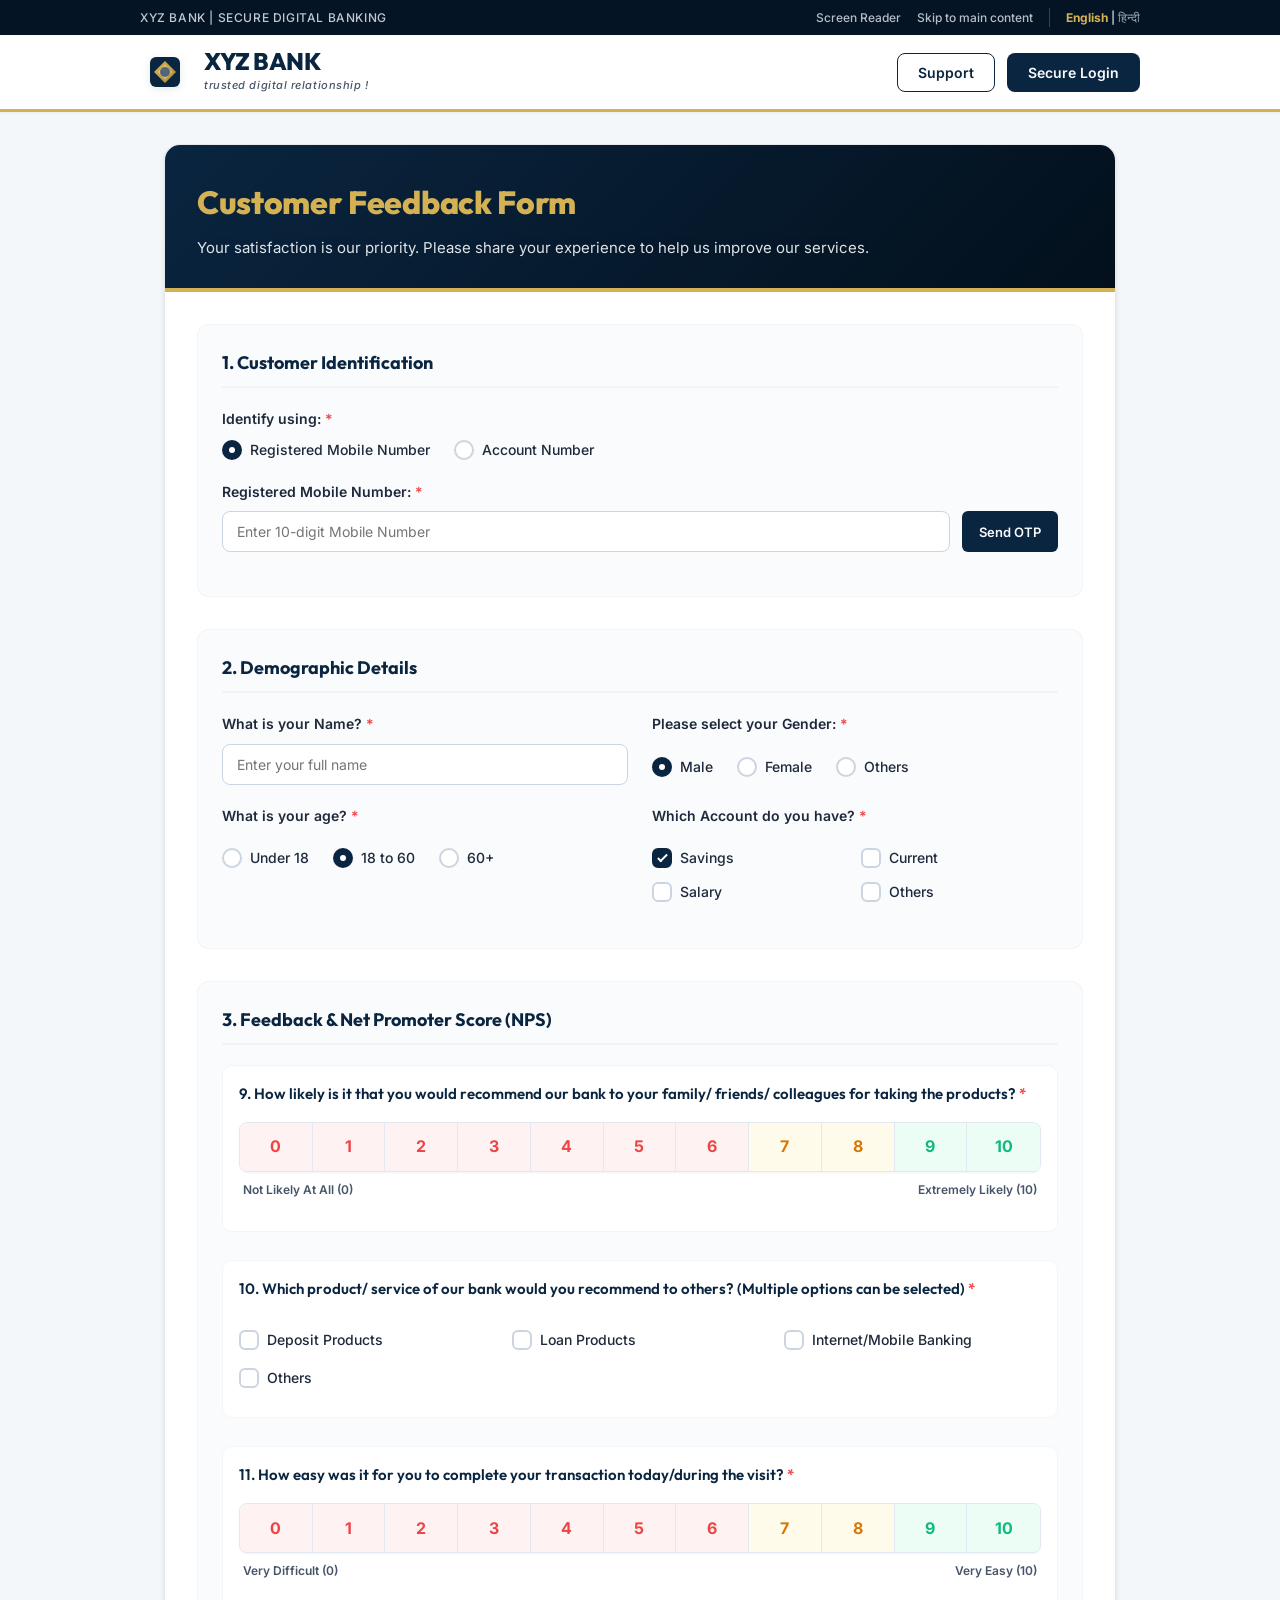
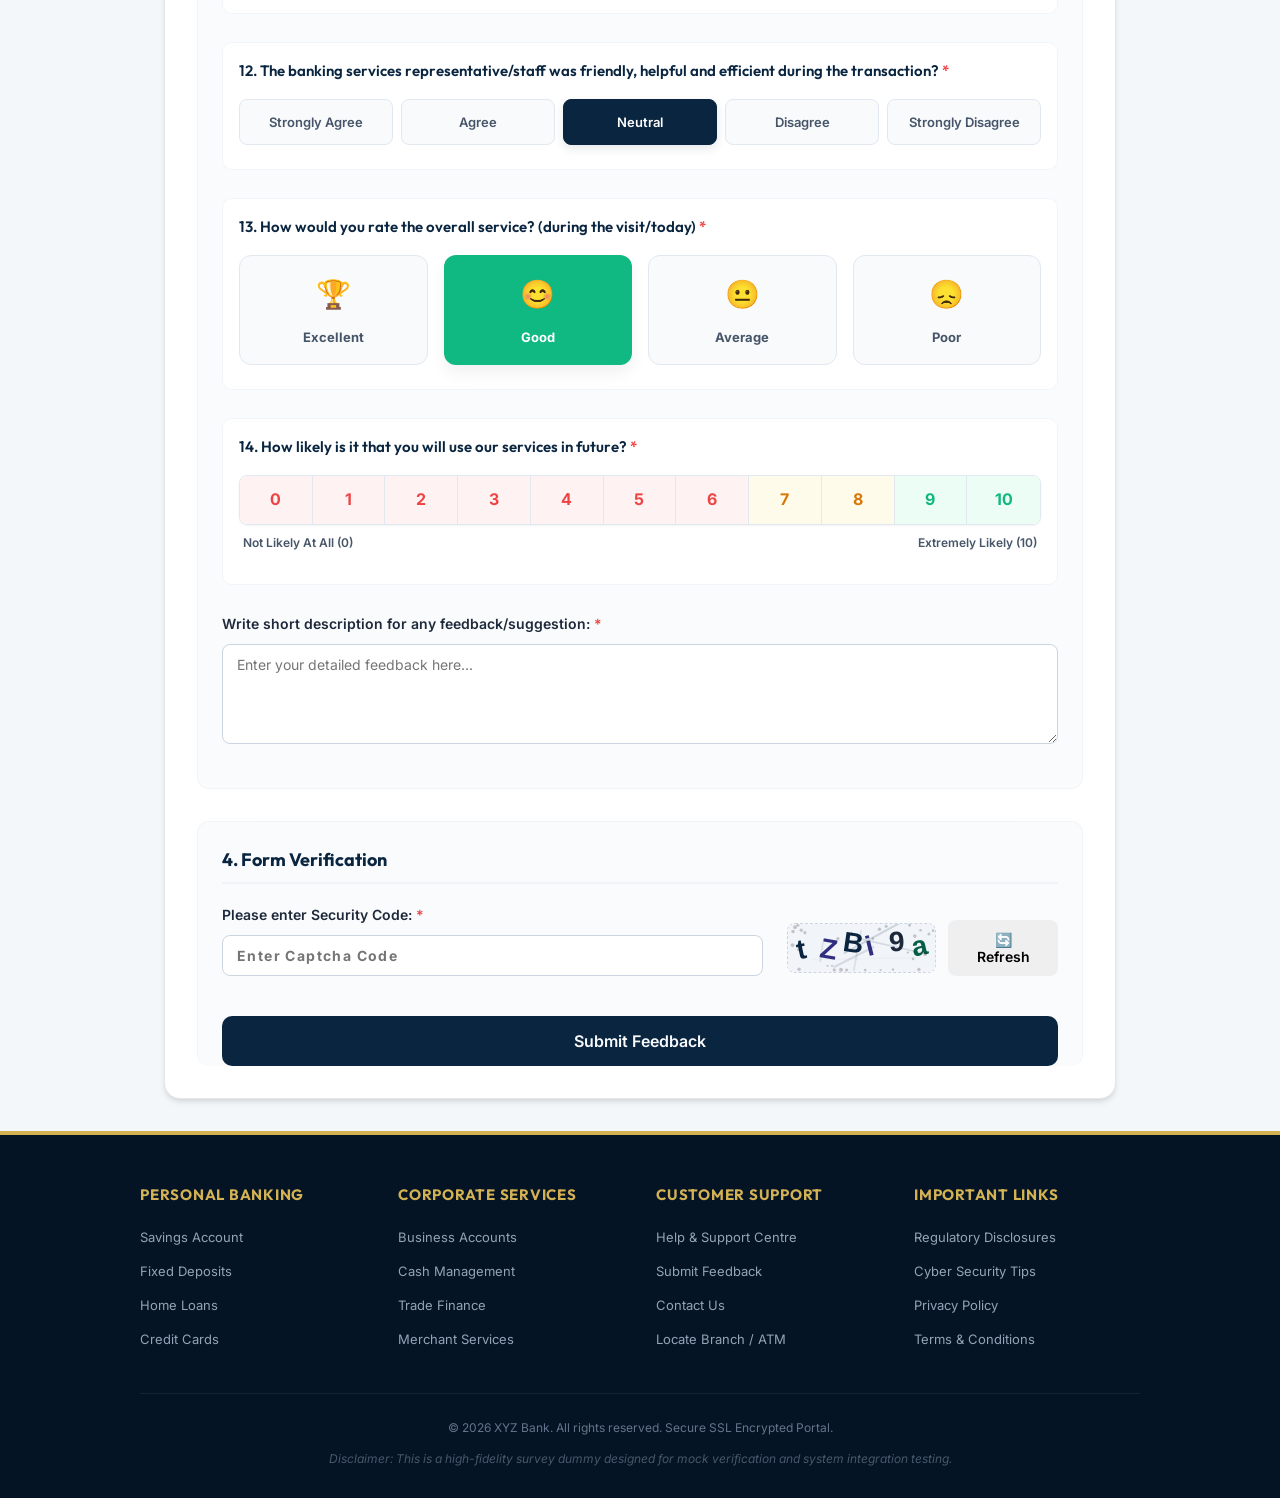
<file: index.html>
<!DOCTYPE html>
<html lang="en">
<head>
    <meta charset="UTF-8">
    <meta name="viewport" content="width=device-width, initial-scale=1.0">
    <title>Customer Feedback Form | XYZ Bank</title>
    <link rel="stylesheet" href="styles.css">
    <!-- Google Fonts -->
    <link rel="preconnect" href="https://fonts.googleapis.com">
    <link rel="preconnect" href="https://fonts.gstatic.com" crossorigin>
    <link href="https://fonts.googleapis.com/css2?family=Inter:wght@300;400;500;600;700;800&family=Outfit:wght@400;500;600;700;800&display=swap" rel="stylesheet">
</head>
<body>
    <!-- Top Decorative Bar -->
    <div class="top-bar">
        <div class="top-bar-content">
            <span class="govt-tag">XYZ BANK | SECURE DIGITAL BANKING</span>
            <div class="top-links">
                <a href="#" class="top-link">Screen Reader</a>
                <a href="#" class="top-link">Skip to main content</a>
                <span class="lang-selector">
                    <span class="lang-opt active">English</span> | <span class="lang-opt">हिन्दी</span>
                </span>
            </div>
        </div>
    </div>

    <!-- Main Navigation Header -->
    <header class="main-header">
        <div class="header-container">
            <div class="logo-area">
                <!-- SVG XYZ Bank Logo (Elegant Modern Diamond Globe Shape) -->
                <svg width="50" height="50" viewBox="0 0 100 100" class="pnb-logo-svg">
                    <defs>
                        <linearGradient id="logo-grad" x1="0%" y1="0%" x2="100%" y2="100%">
                            <stop offset="0%" stop-color="#D4B254" />
                            <stop offset="100%" stop-color="#B08C34" />
                        </linearGradient>
                    </defs>
                    <rect x="20" y="20" width="60" height="60" rx="12" fill="#0A2540" />
                    <!-- Abstract geometric diamond shape -->
                    <path d="M 50 28 L 72 50 L 50 72 L 28 50 Z" fill="url(#logo-grad)" />
                    <circle cx="50" cy="50" r="10" fill="#0A2540" />
                    <path d="M 50 35 L 65 50 L 50 65 L 35 50 Z M 50 42 L 58 50 L 50 58 L 42 50 Z" fill="#FFFFFF" opacity="0.3"/>
                </svg>
                <div class="logo-text">
                    <span class="brand-name">XYZ BANK</span>
                    <span class="brand-subtext">trusted digital relationship !</span>
                </div>
            </div>
            <div class="header-actions">
                <button class="btn btn-secondary nav-btn">Support</button>
                <button class="btn btn-primary nav-btn login-btn">Secure Login</button>
            </div>
        </div>
    </header>

    <!-- App Main Layout Container -->
    <div class="app-layout">
        
        <!-- Main Survey Form Wrapper -->
        <main class="survey-section">
            <div class="survey-card">
                <div class="survey-header">
                    <h1 class="survey-title">Customer Feedback Form</h1>
                    <p class="survey-subtitle">Your satisfaction is our priority. Please share your experience to help us improve our services.</p>
                </div>
                
                <!-- Notification Banner -->
                <div id="notification-banner" class="notification-banner hidden">
                    <div class="notification-content">
                        <span class="notification-icon">i</span>
                        <span id="notification-text">Notification message here</span>
                    </div>
                    <button type="button" class="close-notification">&times;</button>
                </div>

                <form id="feedback-form" novalidate>
                    
                    <!-- Section 1: Customer Authentication -->
                    <div class="form-section card-inner">
                        <h2 class="section-title">1. Customer Identification</h2>
                        
                        <div class="form-group">
                            <label class="control-label">Identify using: <span class="required">*</span></label>
                            <div class="radio-group-horizontal">
                                <label class="radio-container">
                                    <input type="radio" name="id_type" value="mobile" checked>
                                    <span class="radio-checkmark"></span>
                                    Registered Mobile Number
                                </label>
                                <label class="radio-container">
                                    <input type="radio" name="id_type" value="account">
                                    <span class="radio-checkmark"></span>
                                    Account Number
                                </label>
                            </div>
                        </div>

                        <div class="form-group input-with-action">
                            <label for="identifier-input" id="identifier-label" class="control-label">Registered Mobile Number: <span class="required">*</span></label>
                            <div class="input-action-wrapper">
                                <input type="text" id="identifier-input" class="form-control" placeholder="Enter 10-digit Mobile Number" maxlength="10">
                                <button type="button" id="btn-send-otp" class="btn btn-action">Send OTP</button>
                            </div>
                            <span class="error-feedback" id="identifier-error">Mobile Number cannot be empty</span>
                            <span class="success-feedback hidden" id="otp-success">✓ Identity Verified Successfully</span>
                        </div>
                    </div>

                    <!-- Section 2: Demographic Details -->
                    <div class="form-section card-inner">
                        <h2 class="section-title">2. Demographic Details</h2>

                        <div class="grid-2-col">
                            <div class="form-group">
                                <label for="customer-name" class="control-label">What is your Name? <span class="required">*</span></label>
                                <input type="text" id="customer-name" class="form-control" placeholder="Enter your full name">
                                <span class="error-feedback" id="name-error">Name cannot be empty</span>
                            </div>

                            <div class="form-group">
                                <label class="control-label">Please select your Gender: <span class="required">*</span></label>
                                <div class="radio-group-horizontal pt-3">
                                    <label class="radio-container">
                                        <input type="radio" name="gender" value="Male" checked>
                                        <span class="radio-checkmark"></span>
                                        Male
                                    </label>
                                    <label class="radio-container">
                                        <input type="radio" name="gender" value="Female">
                                        <span class="radio-checkmark"></span>
                                        Female
                                    </label>
                                    <label class="radio-container">
                                        <input type="radio" name="gender" value="Others">
                                        <span class="radio-checkmark"></span>
                                        Others
                                    </label>
                                </div>
                            </div>
                        </div>

                        <div class="grid-2-col">
                            <div class="form-group">
                                <label class="control-label">What is your age? <span class="required">*</span></label>
                                <div class="radio-group-horizontal pt-3">
                                    <label class="radio-container">
                                        <input type="radio" name="age_group" value="Under 18 years">
                                        <span class="radio-checkmark"></span>
                                        Under 18
                                    </label>
                                    <label class="radio-container">
                                        <input type="radio" name="age_group" value="18 to 60 years" checked>
                                        <span class="radio-checkmark"></span>
                                        18 to 60
                                    </label>
                                    <label class="radio-container">
                                        <input type="radio" name="age_group" value="60 years and above">
                                        <span class="radio-checkmark"></span>
                                        60+
                                    </label>
                                </div>
                            </div>

                            <div class="form-group">
                                <label class="control-label">Which Account do you have? <span class="required">*</span></label>
                                <div class="checkbox-grid pt-3">
                                    <label class="checkbox-container">
                                        <input type="checkbox" name="account_type" value="Savings" checked>
                                        <span class="checkbox-checkmark"></span>
                                        Savings
                                    </label>
                                    <label class="checkbox-container">
                                        <input type="checkbox" name="account_type" value="Current">
                                        <span class="checkbox-checkmark"></span>
                                        Current
                                    </label>
                                    <label class="checkbox-container">
                                        <input type="checkbox" name="account_type" value="Salary Account">
                                        <span class="checkbox-checkmark"></span>
                                        Salary
                                    </label>
                                    <label class="checkbox-container">
                                        <input type="checkbox" name="account_type" value="Others">
                                        <span class="checkbox-checkmark"></span>
                                        Others
                                    </label>
                                </div>
                                <span class="error-feedback" id="account-type-error">Select at least one account type</span>
                            </div>
                        </div>

                    </div>

                    <!-- Section 3: Core Feedback Questions -->
                    <div class="form-section card-inner">
                        <h2 class="section-title">3. Feedback & Net Promoter Score (NPS)</h2>

                        <!-- Q9 NPS Recommendation -->
                        <div class="feedback-question">
                            <label class="question-label">
                                9. How likely is it that you would recommend our bank to your family/ friends/ colleagues for taking the products? <span class="required">*</span>
                            </label>
                            <div class="nps-scale-wrapper">
                                <div class="nps-options">
                                    <label class="nps-cell nps-detractor">
                                        <input type="radio" name="nps_recommend" value="0">
                                        <span>0</span>
                                    </label>
                                    <label class="nps-cell nps-detractor">
                                        <input type="radio" name="nps_recommend" value="1">
                                        <span>1</span>
                                    </label>
                                    <label class="nps-cell nps-detractor">
                                        <input type="radio" name="nps_recommend" value="2">
                                        <span>2</span>
                                    </label>
                                    <label class="nps-cell nps-detractor">
                                        <input type="radio" name="nps_recommend" value="3">
                                        <span>3</span>
                                    </label>
                                    <label class="nps-cell nps-detractor">
                                        <input type="radio" name="nps_recommend" value="4">
                                        <span>4</span>
                                    </label>
                                    <label class="nps-cell nps-detractor">
                                        <input type="radio" name="nps_recommend" value="5">
                                        <span>5</span>
                                    </label>
                                    <label class="nps-cell nps-detractor">
                                        <input type="radio" name="nps_recommend" value="6">
                                        <span>6</span>
                                    </label>
                                    <label class="nps-cell nps-passive">
                                        <input type="radio" name="nps_recommend" value="7">
                                        <span>7</span>
                                    </label>
                                    <label class="nps-cell nps-passive">
                                        <input type="radio" name="nps_recommend" value="8">
                                        <span>8</span>
                                    </label>
                                    <label class="nps-cell nps-promoter">
                                        <input type="radio" name="nps_recommend" value="9">
                                        <span>9</span>
                                    </label>
                                    <label class="nps-cell nps-promoter">
                                        <input type="radio" name="nps_recommend" value="10">
                                        <span>10</span>
                                    </label>
                                </div>
                                <div class="nps-labels">
                                    <span>Not Likely At All (0)</span>
                                    <span>Extremely Likely (10)</span>
                                </div>
                            </div>
                            <span class="error-feedback" id="nps-recommend-error">Please select a rating option</span>
                        </div>

                        <!-- Q10 Product Recommendation -->
                        <div class="feedback-question">
                            <label class="question-label">
                                10. Which product/ service of our bank would you recommend to others? (Multiple options can be selected) <span class="required">*</span>
                            </label>
                            <div class="checkbox-grid-3-col">
                                <label class="checkbox-container">
                                    <input type="checkbox" name="recommend_products" value="Deposit Products">
                                    <span class="checkbox-checkmark"></span>
                                    Deposit Products
                                </label>
                                <label class="checkbox-container">
                                    <input type="checkbox" name="recommend_products" value="Loan Products">
                                    <span class="checkbox-checkmark"></span>
                                    Loan Products
                                </label>
                                <label class="checkbox-container">
                                    <input type="checkbox" name="recommend_products" value="Internet Banking/ Mobile Banking">
                                    <span class="checkbox-checkmark"></span>
                                    Internet/Mobile Banking
                                </label>
                                <label class="checkbox-container">
                                    <input type="checkbox" name="recommend_products" value="Others">
                                    <span class="checkbox-checkmark"></span>
                                    Others
                                </label>
                            </div>
                            <span class="error-feedback" id="recommend-products-error">Please select at least one product/service</span>
                        </div>

                        <!-- Q11 Ease of Transaction -->
                        <div class="feedback-question">
                            <label class="question-label">
                                11. How easy was it for you to complete your transaction today/during the visit? <span class="required">*</span>
                            </label>
                            <div class="nps-scale-wrapper">
                                <div class="nps-options">
                                    <label class="nps-cell nps-detractor">
                                        <input type="radio" name="nps_ease" value="0">
                                        <span>0</span>
                                    </label>
                                    <label class="nps-cell nps-detractor">
                                        <input type="radio" name="nps_ease" value="1">
                                        <span>1</span>
                                    </label>
                                    <label class="nps-cell nps-detractor">
                                        <input type="radio" name="nps_ease" value="2">
                                        <span>2</span>
                                    </label>
                                    <label class="nps-cell nps-detractor">
                                        <input type="radio" name="nps_ease" value="3">
                                        <span>3</span>
                                    </label>
                                    <label class="nps-cell nps-detractor">
                                        <input type="radio" name="nps_ease" value="4">
                                        <span>4</span>
                                    </label>
                                    <label class="nps-cell nps-detractor">
                                        <input type="radio" name="nps_ease" value="5">
                                        <span>5</span>
                                    </label>
                                    <label class="nps-cell nps-detractor">
                                        <input type="radio" name="nps_ease" value="6">
                                        <span>6</span>
                                    </label>
                                    <label class="nps-cell nps-passive">
                                        <input type="radio" name="nps_ease" value="7">
                                        <span>7</span>
                                    </label>
                                    <label class="nps-cell nps-passive">
                                        <input type="radio" name="nps_ease" value="8">
                                        <span>8</span>
                                    </label>
                                    <label class="nps-cell nps-promoter">
                                        <input type="radio" name="nps_ease" value="9">
                                        <span>9</span>
                                    </label>
                                    <label class="nps-cell nps-promoter">
                                        <input type="radio" name="nps_ease" value="10">
                                        <span>10</span>
                                    </label>
                                </div>
                                <div class="nps-labels">
                                    <span>Very Difficult (0)</span>
                                    <span>Very Easy (10)</span>
                                </div>
                            </div>
                            <span class="error-feedback" id="nps-ease-error">Please select a rating option</span>
                        </div>

                        <!-- Q12 Friendly Staff -->
                        <div class="feedback-question">
                            <label class="question-label">
                                12. The banking services representative/staff was friendly, helpful and efficient during the transaction? <span class="required">*</span>
                            </label>
                            <div class="likert-scale">
                                <label class="likert-option">
                                    <input type="radio" name="staff_friendliness" value="Strongly Agree">
                                    <span class="likert-btn">Strongly Agree</span>
                                </label>
                                <label class="likert-option">
                                    <input type="radio" name="staff_friendliness" value="Agree">
                                    <span class="likert-btn">Agree</span>
                                </label>
                                <label class="likert-option">
                                    <input type="radio" name="staff_friendliness" value="Neutral" checked>
                                    <span class="likert-btn">Neutral</span>
                                </label>
                                <label class="likert-option">
                                    <input type="radio" name="staff_friendliness" value="Disagree">
                                    <span class="likert-btn">Disagree</span>
                                </label>
                                <label class="likert-option">
                                    <input type="radio" name="staff_friendliness" value="Strongly Disagree">
                                    <span class="likert-btn">Strongly Disagree</span>
                                </label>
                            </div>
                            <span class="error-feedback" id="staff-friendliness-error">Please select an option</span>
                        </div>

                        <!-- Q13 Overall Service -->
                        <div class="feedback-question">
                            <label class="question-label">
                                13. How would you rate the overall service? (during the visit/today) <span class="required">*</span>
                            </label>
                            <div class="service-rating-options">
                                <label class="service-option excel">
                                    <input type="radio" name="overall_service" value="Excellent">
                                    <div class="rating-icon">🏆</div>
                                    <span class="rating-text">Excellent</span>
                                </label>
                                <label class="service-option good">
                                    <input type="radio" name="overall_service" value="Good" checked>
                                    <div class="rating-icon">😊</div>
                                    <span class="rating-text">Good</span>
                                </label>
                                <label class="service-option avg">
                                    <input type="radio" name="overall_service" value="Average">
                                    <div class="rating-icon">😐</div>
                                    <span class="rating-text">Average</span>
                                </label>
                                <label class="service-option poor">
                                    <input type="radio" name="overall_service" value="Poor">
                                    <div class="rating-icon">😞</div>
                                    <span class="rating-text">Poor</span>
                                </label>
                            </div>
                            <span class="error-feedback" id="overall-service-error">Please select a rating</span>
                        </div>

                        <!-- Q14 Future Likelihood -->
                        <div class="feedback-question">
                            <label class="question-label">
                                14. How likely is it that you will use our services in future? <span class="required">*</span>
                            </label>
                            <div class="nps-scale-wrapper">
                                <div class="nps-options">
                                    <label class="nps-cell nps-detractor">
                                        <input type="radio" name="nps_future" value="0">
                                        <span>0</span>
                                    </label>
                                    <label class="nps-cell nps-detractor">
                                        <input type="radio" name="nps_future" value="1">
                                        <span>1</span>
                                    </label>
                                    <label class="nps-cell nps-detractor">
                                        <input type="radio" name="nps_future" value="2">
                                        <span>2</span>
                                    </label>
                                    <label class="nps-cell nps-detractor">
                                        <input type="radio" name="nps_future" value="3">
                                        <span>3</span>
                                    </label>
                                    <label class="nps-cell nps-detractor">
                                        <input type="radio" name="nps_future" value="4">
                                        <span>4</span>
                                    </label>
                                    <label class="nps-cell nps-detractor">
                                        <input type="radio" name="nps_future" value="5">
                                        <span>5</span>
                                    </label>
                                    <label class="nps-cell nps-detractor">
                                        <input type="radio" name="nps_future" value="6">
                                        <span>6</span>
                                    </label>
                                    <label class="nps-cell nps-passive">
                                        <input type="radio" name="nps_future" value="7">
                                        <span>7</span>
                                    </label>
                                    <label class="nps-cell nps-passive">
                                        <input type="radio" name="nps_future" value="8">
                                        <span>8</span>
                                    </label>
                                    <label class="nps-cell nps-promoter">
                                        <input type="radio" name="nps_future" value="9">
                                        <span>9</span>
                                    </label>
                                    <label class="nps-cell nps-promoter">
                                        <input type="radio" name="nps_future" value="10">
                                        <span>10</span>
                                    </label>
                                </div>
                                <div class="nps-labels">
                                    <span>Not Likely At All (0)</span>
                                    <span>Extremely Likely (10)</span>
                                </div>
                            </div>
                            <span class="error-feedback" id="nps-future-error">Please select a rating option</span>
                        </div>

                        <!-- Feedback Comments Textarea -->
                        <div class="form-group">
                            <label for="feedback-comments" class="control-label">Write short description for any feedback/suggestion: <span class="required">*</span></label>
                            <textarea id="feedback-comments" class="form-control text-area-large" rows="4" placeholder="Enter your detailed feedback here..."></textarea>
                            <span class="error-feedback" id="comments-error">Feedback description cannot be empty</span>
                        </div>
                    </div>

                    <!-- Section 4: Form Verification and Submit -->
                    <div class="form-section card-inner">
                        <h2 class="section-title">4. Form Verification</h2>
                        
                        <div class="captcha-box-wrapper">
                            <div class="form-group">
                                <label for="captcha-input" class="control-label">Please enter Security Code: <span class="required">*</span></label>
                                <input type="text" id="captcha-input" class="form-control captcha-input-field" placeholder="Enter Captcha Code" maxlength="6">
                                <span class="error-feedback" id="captcha-error">Please enter valid captcha code</span>
                            </div>
                            <div class="captcha-render-area">
                                <div class="captcha-canvas-container">
                                    <canvas id="captcha-canvas" width="160" height="50"></canvas>
                                </div>
                                <button type="button" id="btn-refresh-captcha" class="btn btn-secondary-action" title="Refresh Captcha">
                                    🔄 Refresh
                                </button>
                            </div>
                        </div>

                        <div class="submit-action-area pt-4">
                            <button type="submit" id="btn-submit-survey" class="btn btn-primary btn-large btn-block">
                                <span class="btn-text">Submit Feedback</span>
                            </button>
                        </div>
                    </div>
                </form>
            </div>
        </main>
    </div>

    <!-- OTP Modal Popup Screen -->
    <div id="otp-modal" class="modal-overlay hidden">
        <div class="modal-card">
            <button type="button" class="close-modal-btn" id="btn-close-otp-modal">&times;</button>
            <div class="modal-header">
                <div class="modal-icon">🔒</div>
                <h3 class="modal-title">Verification Code Sent</h3>
                <p class="modal-subtitle">We have sent a 6-digit OTP verification code to your device. Please enter it below to complete verification.</p>
            </div>
            <div class="modal-body">
                <div class="form-group text-center">
                    <input type="password" id="modal-otp-input" class="form-control text-center tracking-widest font-bold" placeholder="######" maxlength="6">
                    <span class="error-feedback" id="modal-otp-error">Incorrect OTP code. Please try again.</span>
                </div>
                <button type="button" id="btn-modal-verify-otp" class="btn btn-primary btn-block">Verify Code</button>
                <div class="modal-resend-row">
                    <span class="resend-text">Didn't receive the code?</span>
                    <button type="button" id="btn-modal-resend-otp" class="btn-resend-link">Resend OTP</button>
                </div>
            </div>
        </div>
    </div>

    <!-- Footer Links and Copyright -->
    <footer class="main-footer">
        <div class="footer-links-grid">
            <div class="footer-column">
                <h3>Personal Banking</h3>
                <ul>
                    <li><a href="#">Savings Account</a></li>
                    <li><a href="#">Fixed Deposits</a></li>
                    <li><a href="#">Home Loans</a></li>
                    <li><a href="#">Credit Cards</a></li>
                </ul>
            </div>
            <div class="footer-column">
                <h3>Corporate Services</h3>
                <ul>
                    <li><a href="#">Business Accounts</a></li>
                    <li><a href="#">Cash Management</a></li>
                    <li><a href="#">Trade Finance</a></li>
                    <li><a href="#">Merchant Services</a></li>
                </ul>
            </div>
            <div class="footer-column">
                <h3>Customer Support</h3>
                <ul>
                    <li><a href="#">Help & Support Centre</a></li>
                    <li><a href="#">Submit Feedback</a></li>
                    <li><a href="#">Contact Us</a></li>
                    <li><a href="#">Locate Branch / ATM</a></li>
                </ul>
            </div>
            <div class="footer-column">
                <h3>Important Links</h3>
                <ul>
                    <li><a href="#">Regulatory Disclosures</a></li>
                    <li><a href="#">Cyber Security Tips</a></li>
                    <li><a href="#">Privacy Policy</a></li>
                    <li><a href="#">Terms & Conditions</a></li>
                </ul>
            </div>
        </div>
        <div class="footer-bottom">
            <p>&copy; 2026 XYZ Bank. All rights reserved. Secure SSL Encrypted Portal.</p>
            <p class="footer-disclaimer">Disclaimer: This is a high-fidelity survey dummy designed for mock verification and system integration testing.</p>
        </div>
    </footer>

    <script src="app.js"></script>
</body>
</html>
</file>
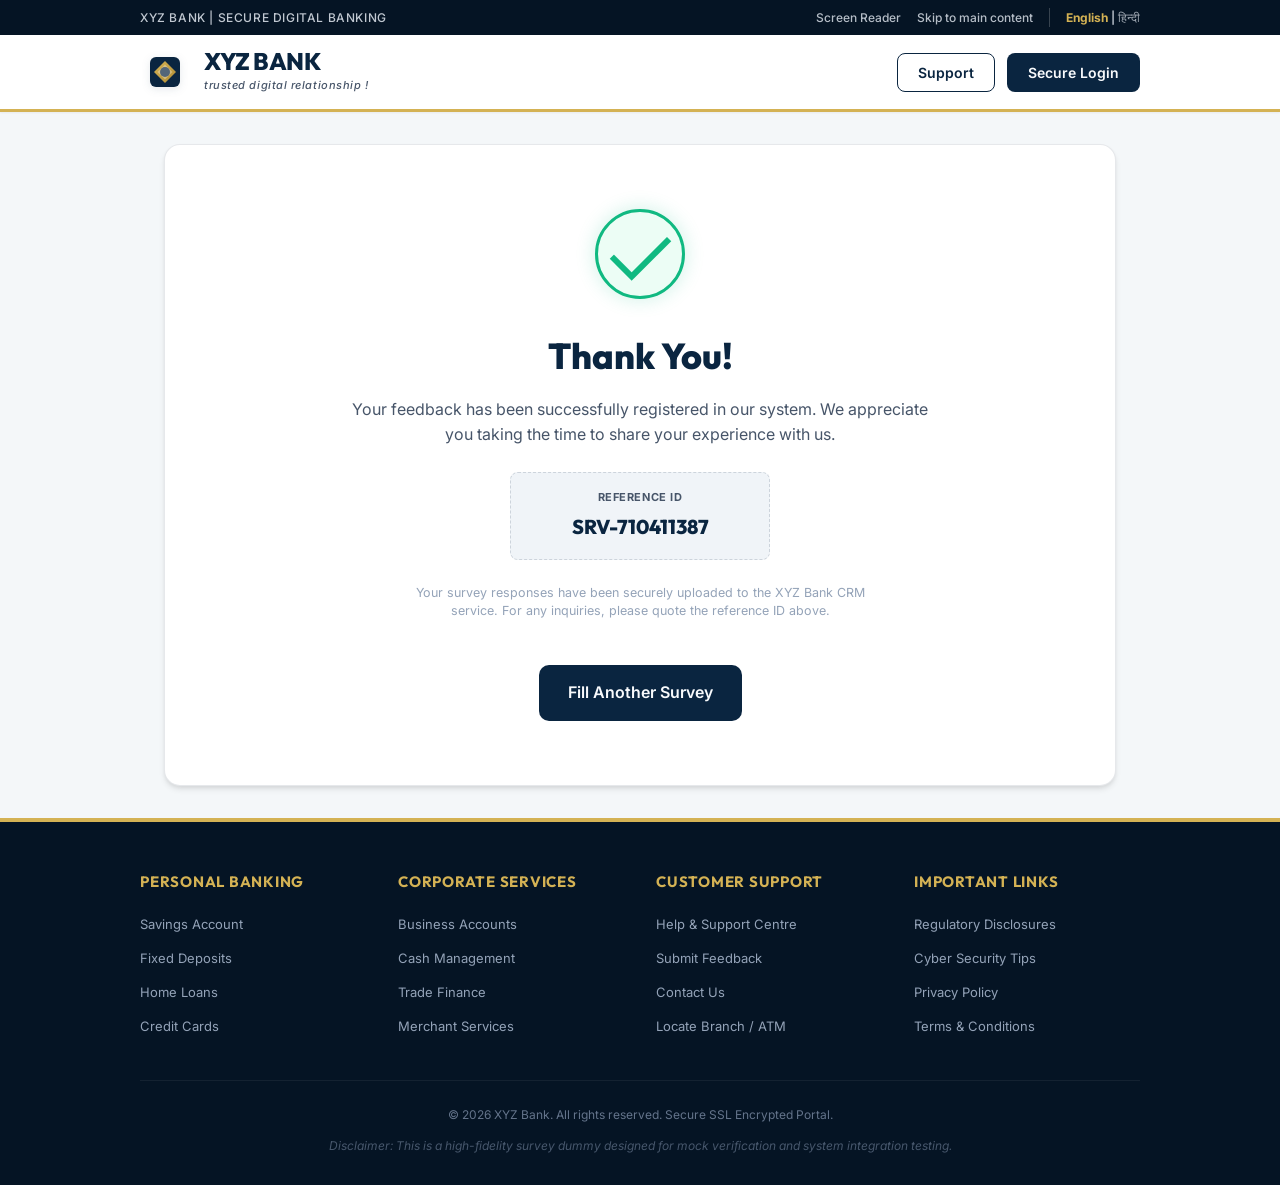
<file: thankyou.html>
<!DOCTYPE html>
<html lang="en">
<head>
    <meta charset="UTF-8">
    <meta name="viewport" content="width=device-width, initial-scale=1.0">
    <title>Feedback Submitted | XYZ Bank</title>
    <link rel="stylesheet" href="styles.css">
    <!-- Google Fonts -->
    <link rel="preconnect" href="https://fonts.googleapis.com">
    <link rel="preconnect" href="https://fonts.gstatic.com" crossorigin>
    <link href="https://fonts.googleapis.com/css2?family=Inter:wght@300;400;500;600;700;800&family=Outfit:wght@400;500;600;700;800&display=swap" rel="stylesheet">
</head>
<body>
    <!-- Top Decorative Bar -->
    <div class="top-bar">
        <div class="top-bar-content">
            <span class="govt-tag">XYZ BANK | SECURE DIGITAL BANKING</span>
            <div class="top-links">
                <a href="#" class="top-link">Screen Reader</a>
                <a href="#" class="top-link">Skip to main content</a>
                <span class="lang-selector">
                    <span class="lang-opt active">English</span> | <span class="lang-opt">हिन्दी</span>
                </span>
            </div>
        </div>
    </div>

    <!-- Main Navigation Header -->
    <header class="main-header">
        <div class="header-container">
            <div class="logo-area">
                <svg width="50" height="50" viewBox="0 0 100 100" class="pnb-logo-svg">
                    <defs>
                        <linearGradient id="logo-grad" x1="0%" y1="0%" x2="100%" y2="100%">
                            <stop offset="0%" stop-color="#D4B254" />
                            <stop offset="100%" stop-color="#B08C34" />
                        </linearGradient>
                    </defs>
                    <rect x="20" y="20" width="60" height="60" rx="12" fill="#0A2540" />
                    <path d="M 50 28 L 72 50 L 50 72 L 28 50 Z" fill="url(#logo-grad)" />
                    <circle cx="50" cy="50" r="10" fill="#0A2540" />
                    <path d="M 50 35 L 65 50 L 50 65 L 35 50 Z M 50 42 L 58 50 L 50 58 L 42 50 Z" fill="#FFFFFF" opacity="0.3"/>
                </svg>
                <div class="logo-text">
                    <span class="brand-name">XYZ BANK</span>
                    <span class="brand-subtext">trusted digital relationship !</span>
                </div>
            </div>
            <div class="header-actions">
                <button class="btn btn-secondary nav-btn">Support</button>
                <button class="btn btn-primary nav-btn login-btn">Secure Login</button>
            </div>
        </div>
    </header>

    <!-- Thank You Card Container -->
    <div class="app-layout">
        <main class="survey-section">
            <div class="survey-card text-center thankyou-panel">
                <div class="thankyou-content-wrapper">
                    <!-- Dynamic Animated Success Icon -->
                    <div class="success-checkmark-circle">
                        <div class="check-icon-main"></div>
                    </div>
                    
                    <h1 class="thankyou-title">Thank You!</h1>
                    <p class="thankyou-message">
                        Your feedback has been successfully registered in our system. We appreciate you taking the time to share your experience with us.
                    </p>
                    
                    <div class="reference-info-box">
                        <span class="ref-label">Reference ID</span>
                        <span id="ref-id-val" class="ref-number">SRV-764920194</span>
                    </div>

                    <p class="thankyou-helper-text">
                        Your survey responses have been securely uploaded to the XYZ Bank CRM service. For any inquiries, please quote the reference ID above.
                    </p>

                    <div class="thankyou-actions pt-4">
                        <a href="index.html" class="btn btn-primary btn-large">Fill Another Survey</a>
                    </div>
                </div>
            </div>
        </main>
    </div>

    <!-- Footer Links and Copyright -->
    <footer class="main-footer">
        <div class="footer-links-grid">
            <div class="footer-column">
                <h3>Personal Banking</h3>
                <ul>
                    <li><a href="#">Savings Account</a></li>
                    <li><a href="#">Fixed Deposits</a></li>
                    <li><a href="#">Home Loans</a></li>
                    <li><a href="#">Credit Cards</a></li>
                </ul>
            </div>
            <div class="footer-column">
                <h3>Corporate Services</h3>
                <ul>
                    <li><a href="#">Business Accounts</a></li>
                    <li><a href="#">Cash Management</a></li>
                    <li><a href="#">Trade Finance</a></li>
                    <li><a href="#">Merchant Services</a></li>
                </ul>
            </div>
            <div class="footer-column">
                <h3>Customer Support</h3>
                <ul>
                    <li><a href="#">Help & Support Centre</a></li>
                    <li><a href="#">Submit Feedback</a></li>
                    <li><a href="#">Contact Us</a></li>
                    <li><a href="#">Locate Branch / ATM</a></li>
                </ul>
            </div>
            <div class="footer-column">
                <h3>Important Links</h3>
                <ul>
                    <li><a href="#">Regulatory Disclosures</a></li>
                    <li><a href="#">Cyber Security Tips</a></li>
                    <li><a href="#">Privacy Policy</a></li>
                    <li><a href="#">Terms & Conditions</a></li>
                </ul>
            </div>
        </div>
        <div class="footer-bottom">
            <p>&copy; 2026 XYZ Bank. All rights reserved. Secure SSL Encrypted Portal.</p>
            <p class="footer-disclaimer">Disclaimer: This is a high-fidelity survey dummy designed for mock verification and system integration testing.</p>
        </div>
    </footer>

    <script>
        document.addEventListener('DOMContentLoaded', () => {
            // Parse Reference ID from URL parameter or generate a random one
            const urlParams = new URLSearchParams(window.location.search);
            let refId = urlParams.get('ref');
            
            if (!refId) {
                refId = 'SRV-' + Math.floor(Math.random() * 900000000 + 100000000);
            }
            
            document.getElementById('ref-id-val').textContent = refId;
        });
    </script>
</body>
</html>
</file>
<file: styles.css>
/* ==========================================================================
   CSS Design System & Stylesheet - XYZ Bank Survey Form
   ========================================================================== */

/* Design Tokens & Custom Variables */
:root {
    --brand-primary: #0a2540;
    --brand-primary-light: #f0f4f8;
    --brand-primary-hover: #071b30;
    --brand-secondary: #d4b254;
    --brand-secondary-light: #faf6eb;
    --brand-secondary-dark: #b8963c;
    
    --bg-main: #f4f7f9;
    --bg-card: #ffffff;
    --bg-card-inner: #fafbfc;
    
    --text-primary: #1e293b;
    --text-secondary: #475569;
    --text-muted: #94a3b8;
    --text-light: #f8fafc;
    
    --border-color: #e2e8f0;
    --border-brand: rgba(10, 37, 64, 0.1);
    
    --shadow-sm: 0 1px 2px 0 rgba(0, 0, 0, 0.05);
    --shadow-md: 0 4px 6px -1px rgba(0, 0, 0, 0.1), 0 2px 4px -1px rgba(0, 0, 0, 0.06);
    --shadow-lg: 0 10px 15px -3px rgba(10, 37, 64, 0.05), 0 4px 6px -4px rgba(10, 37, 64, 0.05);
    --shadow-xl: 0 20px 25px -5px rgba(0, 0, 0, 0.15), 0 10px 10px -5px rgba(0, 0, 0, 0.04);
    --shadow-glow: 0 0 15px rgba(212, 178, 84, 0.3);
    
    --success: #10b981;
    --success-light: #ecfdf5;
    --warning: #f59e0b;
    --danger: #ef4444;
    --danger-light: #fef2f2;
    
    --font-heading: 'Outfit', sans-serif;
    --font-body: 'Inter', sans-serif;
    
    --transition-fast: 0.15s ease;
    --transition-normal: 0.3s cubic-bezier(0.4, 0, 0.2, 1);
}

/* Base Resets */
*, *::before, *::after {
    box-sizing: border-box;
    margin: 0;
    padding: 0;
}

body {
    font-family: var(--font-body);
    font-size: 15px;
    line-height: 1.6;
    color: var(--text-primary);
    background-color: var(--bg-main);
    overflow-x: hidden;
}

h1, h2, h3, h4, h5, h6 {
    font-family: var(--font-heading);
    color: var(--brand-primary);
    font-weight: 700;
}

a {
    color: var(--brand-primary);
    text-decoration: none;
    transition: var(--transition-fast);
}

a:hover {
    color: var(--brand-secondary-dark);
    text-decoration: underline;
}

/* Top Bar */
.top-bar {
    background-color: #051424;
    color: #e2e8f0;
    font-size: 12px;
    padding: 8px 24px;
    font-weight: 500;
}

.top-bar-content {
    max-width: 1000px;
    margin: 0 auto;
    display: flex;
    justify-content: space-between;
    align-items: center;
}

.govt-tag {
    letter-spacing: 0.05em;
    opacity: 0.85;
}

.top-links {
    display: flex;
    align-items: center;
    gap: 16px;
}

.top-link {
    color: #e2e8f0;
    opacity: 0.8;
}
.top-link:hover {
    opacity: 1;
    text-decoration: none;
}

.lang-selector {
    border-left: 1px solid rgba(255,255,255,0.2);
    padding-left: 16px;
}

.lang-opt {
    cursor: pointer;
    opacity: 0.7;
}

.lang-opt.active {
    opacity: 1;
    font-weight: 700;
    color: var(--brand-secondary);
}

/* Header styling */
.main-header {
    background-color: var(--bg-card);
    border-bottom: 3px solid var(--brand-secondary);
    padding: 12px 24px;
    position: sticky;
    top: 0;
    z-index: 100;
    box-shadow: var(--shadow-sm);
}

.header-container {
    max-width: 1000px;
    margin: 0 auto;
    display: flex;
    justify-content: space-between;
    align-items: center;
}

.logo-area {
    display: flex;
    align-items: center;
    gap: 14px;
}

.pnb-logo-svg {
    filter: drop-shadow(0 2px 4px rgba(10,37,64,0.1));
    transition: transform var(--transition-normal);
}

.logo-area:hover .pnb-logo-svg {
    transform: rotate(5deg) scale(1.03);
}

.logo-text {
    display: flex;
    flex-direction: column;
}

.brand-name {
    font-family: var(--font-heading);
    font-size: 24px;
    font-weight: 800;
    text-transform: uppercase;
    color: var(--brand-primary);
    letter-spacing: -0.02em;
    line-height: 1;
}

.brand-subtext {
    font-size: 11px;
    color: var(--text-secondary);
    font-style: italic;
    font-weight: 500;
    letter-spacing: 0.05em;
    margin-top: 4px;
}

.header-actions {
    display: flex;
    align-items: center;
    gap: 12px;
}

/* Common Buttons */
.btn {
    display: inline-flex;
    align-items: center;
    justify-content: center;
    gap: 8px;
    font-family: var(--font-body);
    font-size: 14px;
    font-weight: 600;
    padding: 10px 20px;
    border-radius: 8px;
    border: 1px solid transparent;
    cursor: pointer;
    transition: all var(--transition-fast);
}

.btn-primary {
    background-color: var(--brand-primary);
    color: var(--text-light);
}
.btn-primary:hover {
    background-color: var(--brand-primary-hover);
    box-shadow: 0 4px 12px rgba(10, 37, 64, 0.15);
}

.btn-secondary {
    background-color: transparent;
    color: var(--brand-primary);
    border-color: var(--brand-primary);
}
.btn-secondary:hover {
    background-color: var(--brand-primary-light);
}

.btn-action {
    background-color: var(--brand-primary);
    color: var(--text-light);
    font-size: 13px;
    padding: 10px 16px;
    border-radius: 6px;
    white-space: nowrap;
}
.btn-action:hover {
    background-color: var(--brand-primary-hover);
}

.btn-large {
    padding: 14px 28px;
    font-size: 16px;
    border-radius: 10px;
}

.btn-block {
    width: 100%;
}

/* App Main Layout Container */
.app-layout {
    max-width: 1000px;
    margin: 32px auto;
    padding: 0 24px;
}

/* Main Survey Area */
.survey-section {
    width: 100%;
}

.survey-card {
    background-color: var(--bg-card);
    border-radius: 16px;
    box-shadow: var(--shadow-md);
    border: 1px solid var(--border-brand);
    overflow: hidden;
}

.survey-header {
    background: linear-gradient(135deg, var(--brand-primary) 0%, #03101c 100%);
    padding: 32px;
    color: var(--text-light);
    position: relative;
}

.survey-header::after {
    content: '';
    position: absolute;
    bottom: 0;
    left: 0;
    right: 0;
    height: 4px;
    background-color: var(--brand-secondary);
}

.survey-title {
    color: var(--brand-secondary);
    font-size: 32px;
    font-weight: 800;
    margin-bottom: 8px;
    letter-spacing: -0.01em;
}

.survey-subtitle {
    font-size: 15px;
    opacity: 0.9;
    max-width: 800px;
    font-weight: 400;
}

/* Form Styles */
#feedback-form {
    padding: 32px;
}

.form-section {
    margin-bottom: 32px;
    border-bottom: 1px solid var(--border-color);
    padding-bottom: 28px;
    animation: fadeIn 0.4s ease-out;
}

.form-section:last-of-type {
    border-bottom: none;
    margin-bottom: 0;
    padding-bottom: 0;
}

.card-inner {
    background-color: var(--bg-card-inner);
    border: 1px solid rgba(10, 37, 64, 0.03);
    border-radius: 12px;
    padding: 24px;
}

.section-title {
    font-size: 18px;
    font-weight: 700;
    margin-bottom: 20px;
    padding-bottom: 8px;
    border-bottom: 2px solid var(--brand-primary-light);
    display: flex;
    align-items: center;
}

/* Grid Layout Utilities */
.grid-2-col {
    display: grid;
    grid-template-columns: 1fr 1fr;
    gap: 24px;
}

.grid-3-col {
    display: grid;
    grid-template-columns: 1fr 1fr 1fr;
    gap: 24px;
}

.form-group {
    margin-bottom: 20px;
    display: flex;
    flex-direction: column;
}

.control-label {
    font-weight: 600;
    font-size: 14px;
    color: var(--text-primary);
    margin-bottom: 8px;
}

.required {
    color: var(--danger);
}

.form-control {
    font-family: var(--font-body);
    font-size: 14px;
    padding: 11px 14px;
    border-radius: 8px;
    border: 1px solid #cbd5e1;
    background-color: #ffffff;
    color: var(--text-primary);
    transition: all var(--transition-fast);
    outline: none;
    width: 100%;
}

.form-control:focus {
    border-color: var(--brand-primary);
    box-shadow: 0 0 0 3px rgba(10, 37, 64, 0.08);
}

.form-control:disabled {
    background-color: #f1f5f9;
    color: var(--text-muted);
    cursor: not-allowed;
    border-color: #e2e8f0;
}

.text-area-large {
    resize: vertical;
    min-height: 100px;
}

/* Inputs with dynamic actions (OTP) */
.input-action-wrapper {
    display: flex;
    gap: 12px;
}

.input-action-wrapper .form-control {
    flex: 1;
}

/* Radio button styles */
.radio-group-horizontal {
    display: flex;
    flex-wrap: wrap;
    gap: 24px;
}

.radio-container {
    display: inline-flex;
    align-items: center;
    position: relative;
    cursor: pointer;
    font-weight: 500;
    font-size: 14px;
    padding-left: 28px;
    user-select: none;
    min-height: 22px;
}

.radio-container input {
    position: absolute;
    opacity: 0;
    cursor: pointer;
}

.radio-checkmark {
    position: absolute;
    top: 1px;
    left: 0;
    height: 20px;
    width: 20px;
    background-color: #fff;
    border: 2px solid #cbd5e1;
    border-radius: 50%;
    transition: var(--transition-fast);
}

.radio-container:hover input ~ .radio-checkmark {
    border-color: var(--brand-primary);
}

.radio-container input:checked ~ .radio-checkmark {
    border-color: var(--brand-primary);
    background-color: var(--brand-primary);
}

.radio-checkmark:after {
    content: "";
    position: absolute;
    display: none;
}

.radio-container input:checked ~ .radio-checkmark:after {
    display: block;
}

.radio-container .radio-checkmark:after {
    top: 5px;
    left: 5px;
    width: 6px;
    height: 6px;
    border-radius: 50%;
    background: white;
}

/* Checkbox Styles */
.checkbox-grid {
    display: grid;
    grid-template-columns: repeat(2, 1fr);
    gap: 12px;
}

.checkbox-grid-3-col {
    display: grid;
    grid-template-columns: repeat(auto-fill, minmax(220px, 1fr));
    gap: 16px;
    padding: 12px 0;
}

.checkbox-container {
    display: inline-flex;
    align-items: center;
    position: relative;
    cursor: pointer;
    font-weight: 500;
    font-size: 14px;
    padding-left: 28px;
    user-select: none;
    min-height: 22px;
}

.checkbox-container input {
    position: absolute;
    opacity: 0;
    cursor: pointer;
}

.checkbox-checkmark {
    position: absolute;
    top: 1px;
    left: 0;
    height: 20px;
    width: 20px;
    background-color: #fff;
    border: 2px solid #cbd5e1;
    border-radius: 6px;
    transition: var(--transition-fast);
}

.checkbox-container:hover input ~ .checkbox-checkmark {
    border-color: var(--brand-primary);
}

.checkbox-container input:checked ~ .checkbox-checkmark {
    border-color: var(--brand-primary);
    background-color: var(--brand-primary);
}

.checkbox-checkmark:after {
    content: "";
    position: absolute;
    display: none;
}

.checkbox-container input:checked ~ .checkbox-checkmark:after {
    display: block;
}

.checkbox-container .checkbox-checkmark:after {
    left: 6px;
    top: 2px;
    width: 5px;
    height: 10px;
    border: solid white;
    border-width: 0 2px 2px 0;
    transform: rotate(45deg);
}

/* Feedback Specific UI Elements */
.feedback-question {
    margin-bottom: 28px;
    padding: 16px;
    background-color: #fff;
    border: 1px solid #f1f5f9;
    border-radius: 10px;
}

.question-label {
    font-family: var(--font-heading);
    font-size: 15px;
    font-weight: 600;
    color: var(--brand-primary);
    margin-bottom: 16px;
    display: block;
}

/* NPS Rating Scale (High Fidelity CSS) */
.nps-scale-wrapper {
    display: flex;
    flex-direction: column;
    gap: 8px;
    margin: 16px 0;
}

.nps-options {
    display: grid;
    grid-template-columns: repeat(11, 1fr);
    border: 1px solid #e2e8f0;
    border-radius: 8px;
    overflow: hidden;
    box-shadow: var(--shadow-sm);
}

.nps-cell {
    position: relative;
    height: 48px;
    display: flex;
    align-items: center;
    justify-content: center;
    cursor: pointer;
    font-weight: 700;
    font-size: 16px;
    border-right: 1px solid #e2e8f0;
    transition: all var(--transition-fast);
    user-select: none;
}

.nps-cell:last-child {
    border-right: none;
}

.nps-cell input {
    position: absolute;
    opacity: 0;
    width: 100%;
    height: 100%;
    cursor: pointer;
}

/* Colouring NPS cells based on category (gradient like PNB image) */
.nps-detractor {
    background-color: #fef2f2;
    color: #ef4444;
}
.nps-passive {
    background-color: #fffbeb;
    color: #d97706;
}
.nps-promoter {
    background-color: #ecfdf5;
    color: #10b981;
}

/* Hover States */
.nps-cell:hover {
    transform: translateY(-2px);
    z-index: 10;
    box-shadow: 0 4px 8px rgba(0,0,0,0.06);
}

.nps-cell.nps-detractor:hover {
    background-color: #fee2e2;
}
.nps-cell.nps-passive:hover {
    background-color: #fef3c7;
}
.nps-cell.nps-promoter:hover {
    background-color: #d1fae5;
}

/* Checked States */
.nps-cell:has(input:checked) {
    color: #fff;
    transform: scale(1.06);
    z-index: 10;
    box-shadow: 0 0 12px rgba(10, 37, 64, 0.15);
}

.nps-cell.nps-detractor:has(input:checked) {
    background-color: var(--danger);
}
.nps-cell.nps-passive:has(input:checked) {
    background-color: var(--warning);
}
.nps-cell.nps-promoter:has(input:checked) {
    background-color: var(--success);
}

.nps-labels {
    display: flex;
    justify-content: space-between;
    font-size: 12px;
    font-weight: 600;
    color: var(--text-secondary);
    padding: 0 4px;
}

/* Likert Scale (Friendly Staff Q) */
.likert-scale {
    display: flex;
    justify-content: space-between;
    gap: 8px;
    margin: 16px 0 8px;
    flex-wrap: wrap;
}

.likert-option {
    flex: 1;
    min-width: 110px;
    position: relative;
    cursor: pointer;
}

.likert-option input {
    position: absolute;
    opacity: 0;
    cursor: pointer;
}

.likert-btn {
    display: flex;
    align-items: center;
    justify-content: center;
    text-align: center;
    background-color: #f8fafc;
    border: 1px solid #e2e8f0;
    border-radius: 8px;
    padding: 12px 6px;
    font-size: 13px;
    font-weight: 600;
    color: var(--text-secondary);
    transition: all var(--transition-fast);
    height: 100%;
}

.likert-option:hover .likert-btn {
    background-color: #f1f5f9;
    border-color: #cbd5e1;
}

.likert-option input:checked ~ .likert-btn {
    background-color: var(--brand-primary);
    color: #ffffff;
    border-color: var(--brand-primary);
    box-shadow: 0 4px 10px rgba(10,37,64,0.1);
}

/* Service Rating Grid (Excellent/Poor icons Q) */
.service-rating-options {
    display: grid;
    grid-template-columns: repeat(4, 1fr);
    gap: 16px;
    margin: 16px 0 8px;
}

.service-option {
    display: flex;
    flex-direction: column;
    align-items: center;
    justify-content: center;
    gap: 10px;
    background-color: #f8fafc;
    border: 1px solid #e2e8f0;
    border-radius: 12px;
    padding: 16px;
    cursor: pointer;
    position: relative;
    transition: all var(--transition-normal);
}

.service-option input {
    position: absolute;
    opacity: 0;
}

.rating-icon {
    font-size: 28px;
    transition: transform var(--transition-fast);
}

.rating-text {
    font-size: 13px;
    font-weight: 700;
    color: var(--text-secondary);
}

.service-option:hover {
    transform: translateY(-2px);
    background-color: #ffffff;
    box-shadow: var(--shadow-md);
}

.service-option:hover .rating-icon {
    transform: scale(1.15);
}

/* Color Coding Selected Status */
.service-option:has(input:checked) {
    border-color: transparent;
    color: white;
    box-shadow: 0 8px 16px rgba(0,0,0,0.06);
}
.service-option:has(input:checked) .rating-text {
    color: white;
}

.service-option.excel:has(input:checked) {
    background-color: #059669;
}
.service-option.good:has(input:checked) {
    background-color: #10b981;
}
.service-option.avg:has(input:checked) {
    background-color: var(--warning);
}
.service-option.poor:has(input:checked) {
    background-color: var(--danger);
}

/* Form Verification (CAPTCHA) Styling */
.captcha-box-wrapper {
    display: flex;
    gap: 24px;
    align-items: flex-end;
    flex-wrap: wrap;
}

.captcha-box-wrapper .form-group {
    flex: 2;
    min-width: 200px;
    margin-bottom: 0;
}

.captcha-render-area {
    display: flex;
    align-items: center;
    gap: 12px;
    flex: 1;
    min-width: 250px;
}

.captcha-canvas-container {
    background-color: #eaeaea;
    border: 1px dashed #cbd5e1;
    border-radius: 8px;
    overflow: hidden;
    height: 50px;
    display: flex;
    align-items: center;
    justify-content: center;
}

#captcha-canvas {
    background-color: #f1f5f9;
    display: block;
}

.captcha-input-field {
    text-transform: none;
    letter-spacing: 0.1em;
    font-weight: 700;
}

/* Validation Messaging */
.error-feedback {
    color: var(--danger);
    font-size: 12px;
    font-weight: 600;
    margin-top: 6px;
    display: none;
    animation: slideDown 0.2s ease-out;
}

.success-feedback {
    color: var(--success);
    font-size: 13px;
    font-weight: 600;
    margin-top: 8px;
    display: block;
    animation: slideDown 0.2s ease-out;
}

.form-group.has-error .form-control {
    border-color: var(--danger);
    background-color: var(--danger-light);
}

.form-group.has-error .error-feedback {
    display: block;
}

.feedback-question.has-error {
    border-color: var(--danger);
    background-color: var(--danger-light);
}

.feedback-question.has-error .error-feedback {
    display: block;
}

/* Toast/Notification Banner styling */
.notification-banner {
    display: flex;
    align-items: center;
    justify-content: space-between;
    background-color: #eff6ff;
    border-left: 4px solid var(--brand-primary);
    border-radius: 8px;
    padding: 16px 20px;
    margin-bottom: 24px;
    color: #1e3a8a;
    font-weight: 500;
    box-shadow: var(--shadow-sm);
    animation: slideDown 0.3s cubic-bezier(0.16, 1, 0.3, 1);
}

.notification-banner.success {
    background-color: var(--success-light);
    border-left-color: var(--success);
    color: #065f46;
}

.notification-banner.error {
    background-color: var(--danger-light);
    border-left-color: var(--danger);
    color: #991b1b;
}

.notification-content {
    display: flex;
    align-items: center;
    gap: 12px;
}

.notification-icon {
    display: flex;
    align-items: center;
    justify-content: center;
    width: 20px;
    height: 20px;
    border-radius: 50%;
    background-color: currentColor;
    color: #ffffff;
    font-weight: 800;
    font-size: 11px;
}

.close-notification {
    background: transparent;
    border: none;
    font-size: 22px;
    cursor: pointer;
    color: currentColor;
    opacity: 0.6;
    line-height: 1;
}

.close-notification:hover {
    opacity: 1;
}


/* ==========================================================================
   MODAL POPUP DIALOG STYLING (OTP VERIFICATION)
   ========================================================================== */
.modal-overlay {
    position: fixed;
    top: 0;
    left: 0;
    width: 100vw;
    height: 100vh;
    background-color: rgba(10, 37, 64, 0.5);
    backdrop-filter: blur(6px);
    -webkit-backdrop-filter: blur(6px);
    z-index: 1000;
    display: flex;
    align-items: center;
    justify-content: center;
    transition: opacity 0.3s ease, visibility 0.3s ease;
    opacity: 1;
    visibility: visible;
}

.modal-overlay.hidden {
    opacity: 0;
    visibility: hidden;
    pointer-events: none;
}

.modal-card {
    background-color: #ffffff;
    border-radius: 16px;
    box-shadow: var(--shadow-xl);
    border: 1px solid rgba(212, 178, 84, 0.15);
    width: 92%;
    max-width: 440px;
    padding: 36px 32px;
    position: relative;
    animation: modalSlideDown 0.4s cubic-bezier(0.16, 1, 0.3, 1);
    transform: scale(1);
    transition: transform 0.3s ease;
}

.modal-overlay.hidden .modal-card {
    transform: scale(0.92);
}

.close-modal-btn {
    position: absolute;
    top: 18px;
    right: 18px;
    background: transparent;
    border: none;
    font-size: 28px;
    color: var(--text-muted);
    cursor: pointer;
    transition: color var(--transition-fast);
    line-height: 1;
}

.close-modal-btn:hover {
    color: var(--text-primary);
}

.modal-header {
    text-align: center;
    margin-bottom: 24px;
    display: flex;
    flex-direction: column;
    align-items: center;
    gap: 8px;
}

.modal-icon {
    font-size: 40px;
    background-color: var(--brand-primary-light);
    width: 70px;
    height: 70px;
    border-radius: 50%;
    display: flex;
    align-items: center;
    justify-content: center;
    margin-bottom: 8px;
}

.modal-title {
    font-size: 20px;
    font-weight: 800;
    color: var(--brand-primary);
}

.modal-subtitle {
    font-size: 13.5px;
    color: var(--text-secondary);
    line-height: 1.5;
    text-align: center;
    max-width: 320px;
}

.modal-body {
    display: flex;
    flex-direction: column;
}

#modal-otp-input {
    letter-spacing: 0.25em;
    font-size: 22px;
    font-weight: 700;
    padding: 12px;
    border-width: 2px;
    border-color: #cbd5e1;
}

#modal-otp-input:focus {
    border-color: var(--brand-primary);
}

.modal-resend-row {
    display: flex;
    align-items: center;
    justify-content: center;
    gap: 8px;
    margin-top: 20px;
    font-size: 13.5px;
}

.resend-text {
    color: var(--text-secondary);
}

.btn-resend-link {
    background: transparent;
    border: none;
    color: var(--brand-primary);
    font-weight: 700;
    cursor: pointer;
    font-family: var(--font-body);
    font-size: 13.5px;
}

.btn-resend-link:hover {
    color: var(--brand-secondary-dark);
    text-decoration: underline;
}

/* ==========================================================================
   FOOTER SECTION
   ========================================================================== */
.main-footer {
    background-color: #051424;
    color: #e2e8f0;
    padding: 48px 24px 24px;
    border-top: 4px solid var(--brand-secondary);
}

.footer-links-grid {
    max-width: 1000px;
    margin: 0 auto 32px;
    display: grid;
    grid-template-columns: repeat(auto-fit, minmax(200px, 1fr));
    gap: 32px;
}

.footer-column h3 {
    color: var(--brand-secondary);
    font-size: 15px;
    font-weight: 700;
    text-transform: uppercase;
    letter-spacing: 0.05em;
    margin-bottom: 18px;
}

.footer-column ul {
    list-style: none;
}

.footer-column ul li {
    margin-bottom: 10px;
}

.footer-column ul li a {
    color: #94a3b8;
    font-size: 13px;
}

.footer-column ul li a:hover {
    color: var(--brand-secondary);
    padding-left: 4px;
    text-decoration: none;
}

.footer-bottom {
    max-width: 1000px;
    margin: 0 auto;
    border-top: 1px solid rgba(255,255,255,0.06);
    padding-top: 24px;
    text-align: center;
    font-size: 12px;
    color: #64748b;
}

.footer-bottom p {
    margin-bottom: 6px;
}

.footer-disclaimer {
    font-style: italic;
    opacity: 0.7;
    max-width: 800px;
    margin: 12px auto 0;
}

/* ==========================================================================
   ANIMATIONS & KEYFRAMES
   ========================================================================== */
@keyframes fadeIn {
    from { opacity: 0; transform: translateY(4px); }
    to { opacity: 1; transform: translateY(0); }
}

@keyframes slideDown {
    from { opacity: 0; transform: translateY(-8px); }
    to { opacity: 1; transform: translateY(0); }
}

@keyframes modalSlideDown {
    from { opacity: 0; transform: translateY(-30px) scale(0.95); }
    to { opacity: 1; transform: translateY(0) scale(1); }
}

/* Utilities & Helper Classes */
.hidden {
    display: none !important;
}

.pt-3 {
    padding-top: 12px !important;
}

.pt-4 {
    padding-top: 16px !important;
}

.submit-action-area {
    margin-top: 24px;
}

/* Thank You Page Styling */
.thankyou-panel {
    background-color: var(--bg-card);
    padding: 64px 32px !important;
}

.thankyou-content-wrapper {
    display: flex;
    flex-direction: column;
    align-items: center;
    justify-content: center;
    max-width: 600px;
    margin: 0 auto;
    text-align: center;
}

.success-checkmark-circle {
    width: 90px;
    height: 90px;
    background-color: var(--success-light);
    border: 3px solid var(--success);
    border-radius: 50%;
    display: flex;
    align-items: center;
    justify-content: center;
    margin-bottom: 28px;
    box-shadow: 0 0 20px rgba(16, 185, 129, 0.2);
    position: relative;
    animation: scaleUpCheck 0.5s cubic-bezier(0.175, 0.885, 0.32, 1.275) forwards;
}

.check-icon-main {
    box-sizing: content-box;
    position: relative;
    width: 25px;
    height: 50px;
    border-right: 6px solid var(--success);
    border-bottom: 6px solid var(--success);
    transform: rotate(45deg);
    transform-origin: 50% 50%;
    margin-top: -8px;
    animation: drawCheck 0.6s ease-in-out forwards;
}

.thankyou-title {
    font-size: 36px;
    font-weight: 800;
    margin-bottom: 12px;
    color: var(--brand-primary);
}

.thankyou-message {
    font-size: 16px;
    color: var(--text-secondary);
    line-height: 1.6;
    margin-bottom: 24px;
}

.reference-info-box {
    background-color: var(--brand-primary-light);
    border: 1px dashed rgba(10, 37, 64, 0.15);
    border-radius: 8px;
    padding: 16px 24px;
    display: flex;
    flex-direction: column;
    gap: 4px;
    margin-bottom: 24px;
    min-width: 260px;
}

.ref-label {
    font-size: 11px;
    font-weight: 700;
    text-transform: uppercase;
    color: var(--text-secondary);
    letter-spacing: 0.05em;
}

.ref-number {
    font-family: var(--font-heading);
    font-size: 20px;
    font-weight: 800;
    color: var(--brand-primary);
}

.thankyou-helper-text {
    font-size: 12.5px;
    color: var(--text-muted);
    line-height: 1.5;
    margin-bottom: 28px;
    max-width: 480px;
}

/* Animations for Checkmark */
@keyframes scaleUpCheck {
    0% { transform: scale(0); opacity: 0; }
    100% { transform: scale(1); opacity: 1; }
}

@keyframes drawCheck {
    0% { height: 0; width: 0; opacity: 0; }
    30% { height: 0; width: 25px; opacity: 1; }
    100% { height: 50px; width: 25px; opacity: 1; }
}

/* ==========================================================================
   MEDIA QUERIES (RESPONSIVENESS)
   ========================================================================== */
@media (max-width: 900px) {
    .grid-3-col {
        grid-template-columns: 1fr;
        gap: 16px;
    }
}

@media (max-width: 768px) {
    .grid-2-col {
        grid-template-columns: 1fr;
        gap: 16px;
    }
    
    .brand-name {
        font-size: 18px;
    }
    
    .brand-subtext {
        font-size: 9px;
    }
    
    .nav-btn {
        display: none;
    }
    
    .nps-options {
        border-radius: 4px;
    }
    
    .nps-cell {
        height: 38px;
        font-size: 13px;
    }
    
    .likert-scale {
        flex-direction: column;
        gap: 6px;
    }
    
    .likert-option {
        width: 100%;
    }
    
    .service-rating-options {
        grid-template-columns: repeat(2, 1fr);
        gap: 10px;
    }
    
    .modal-card {
        padding: 24px 20px;
    }
}
</file>
